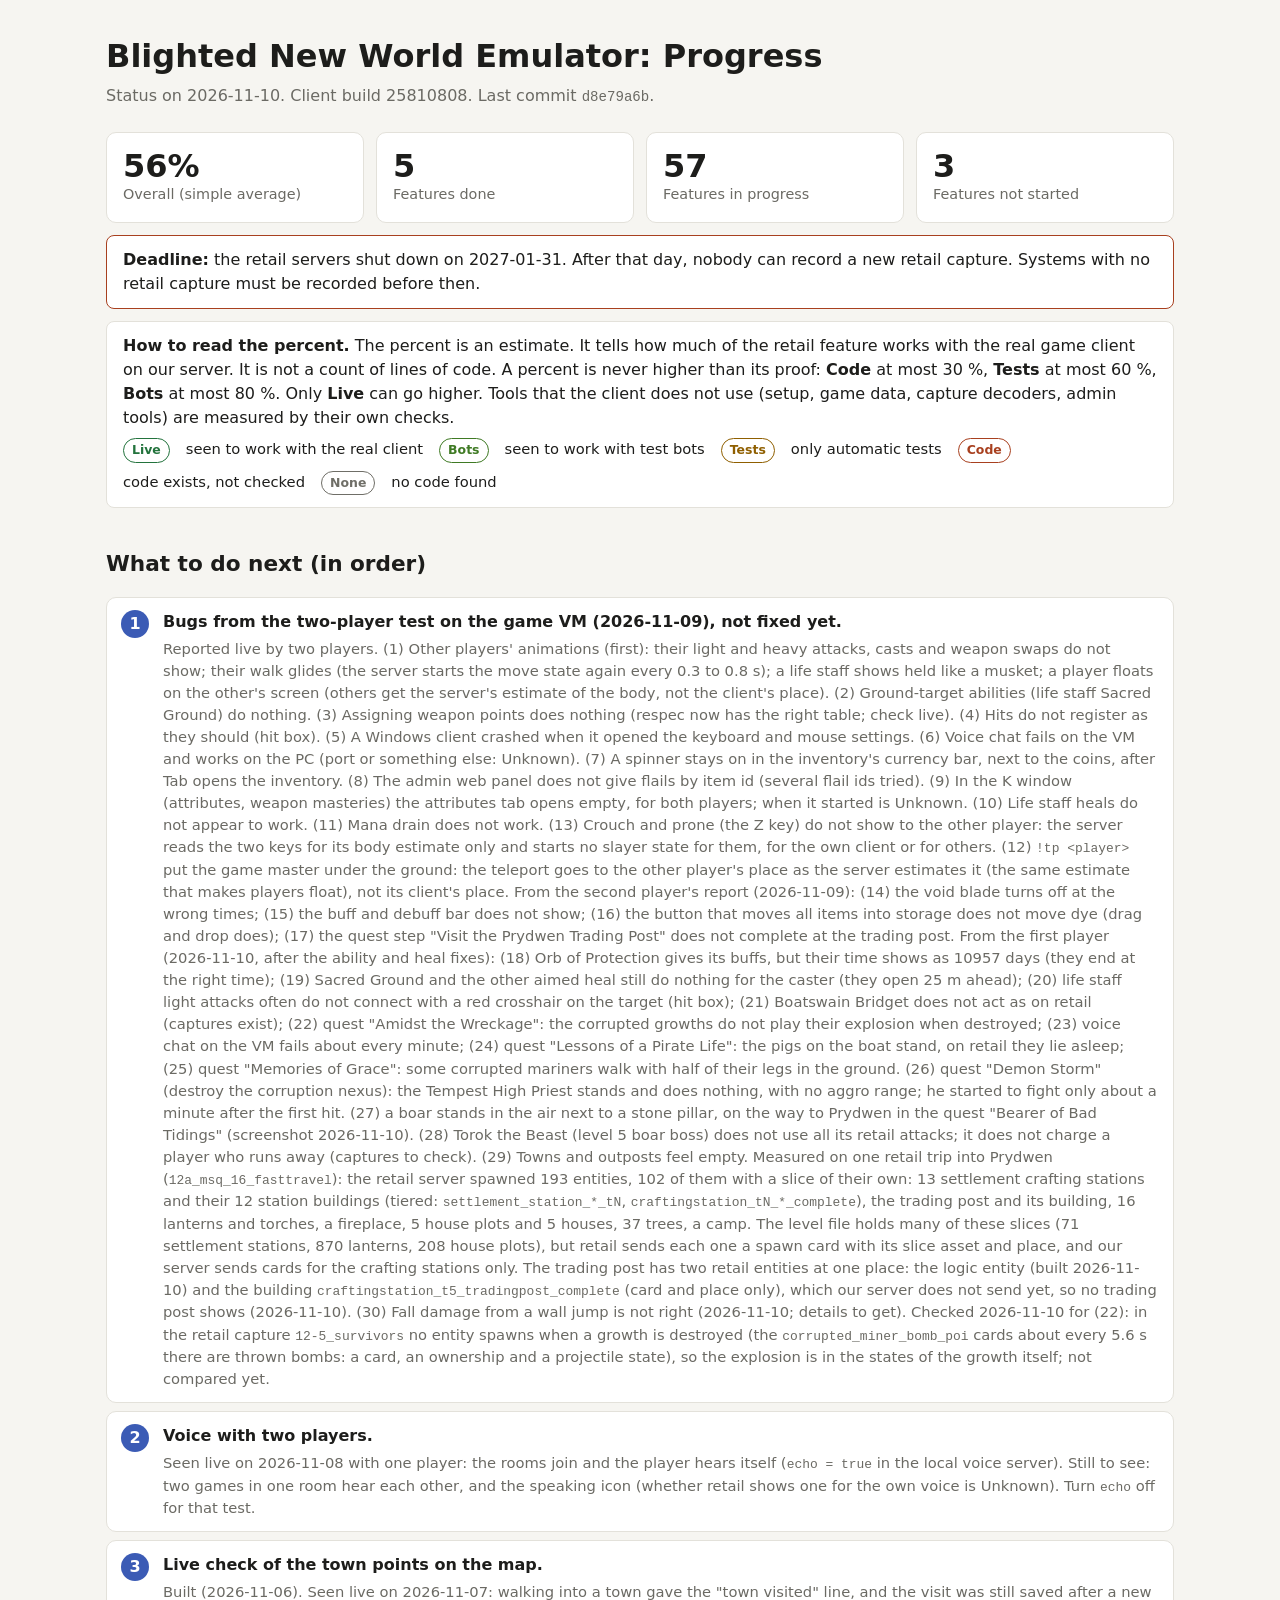
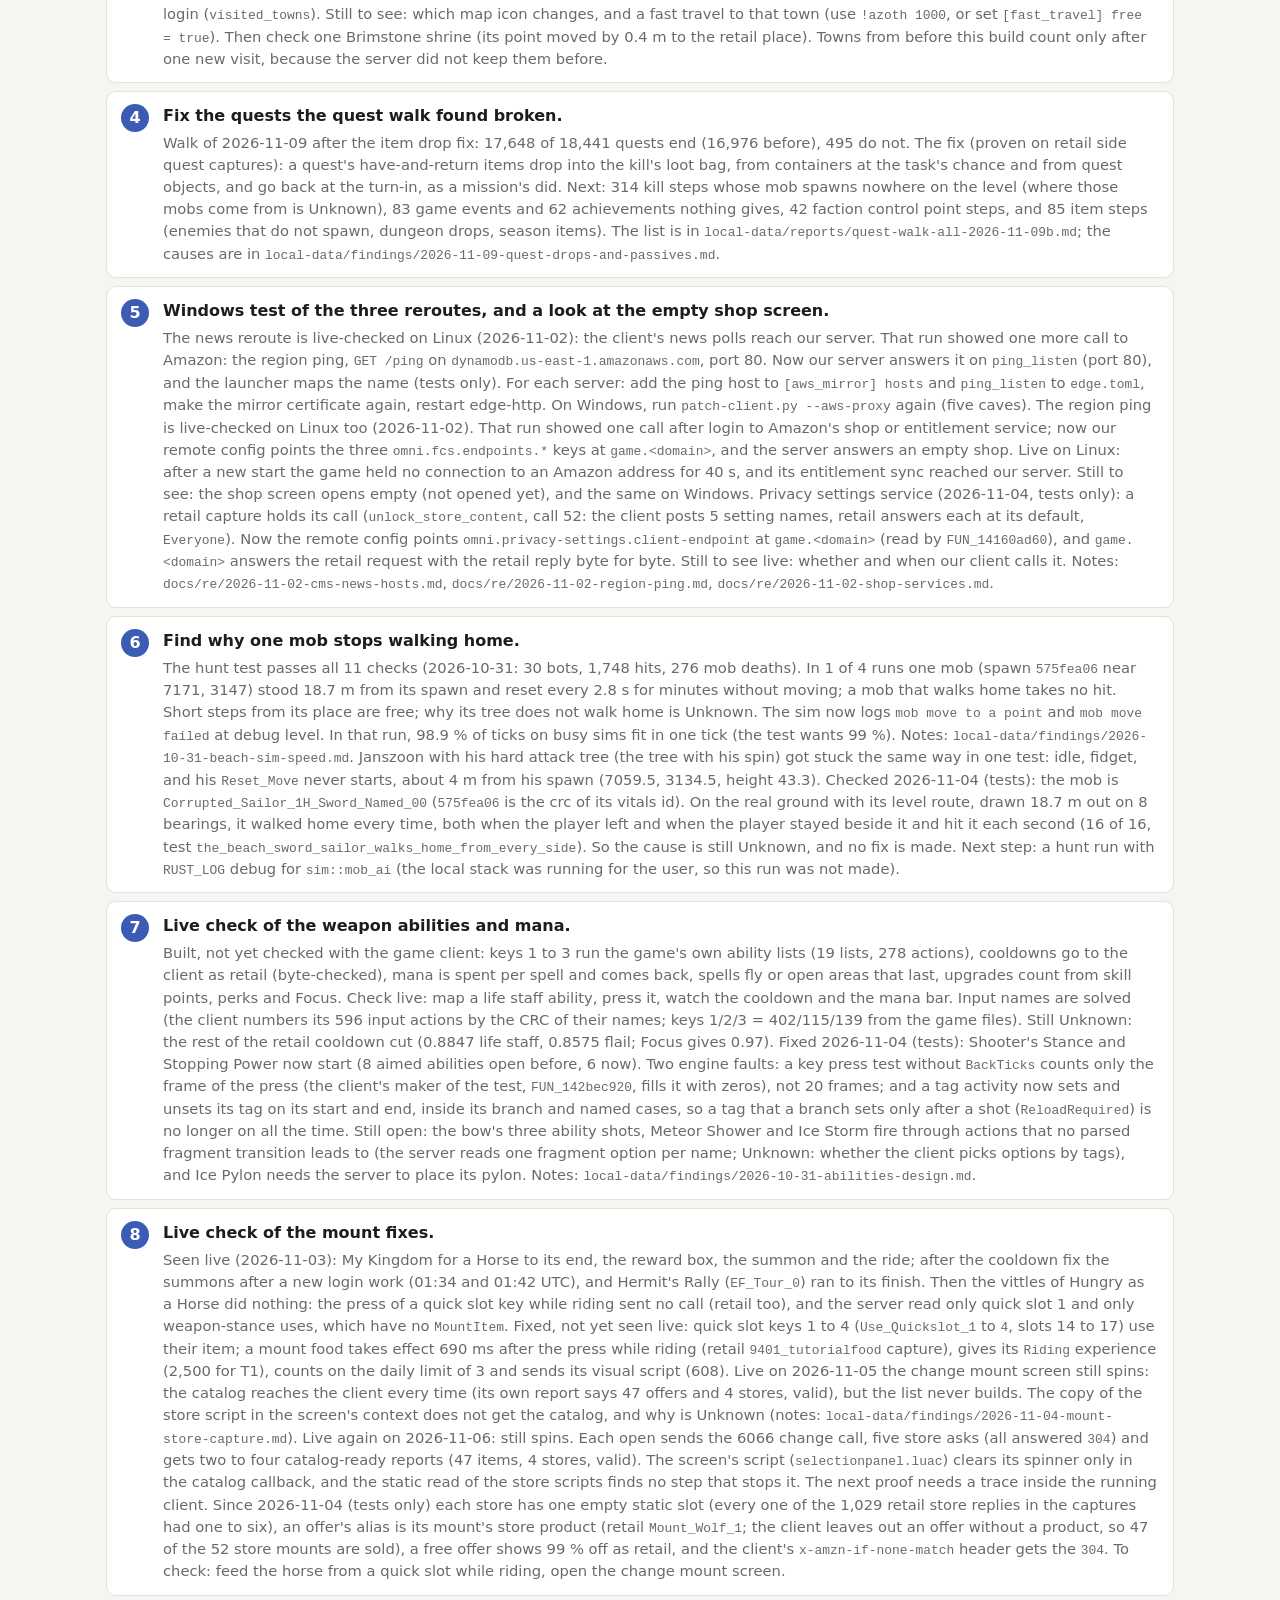
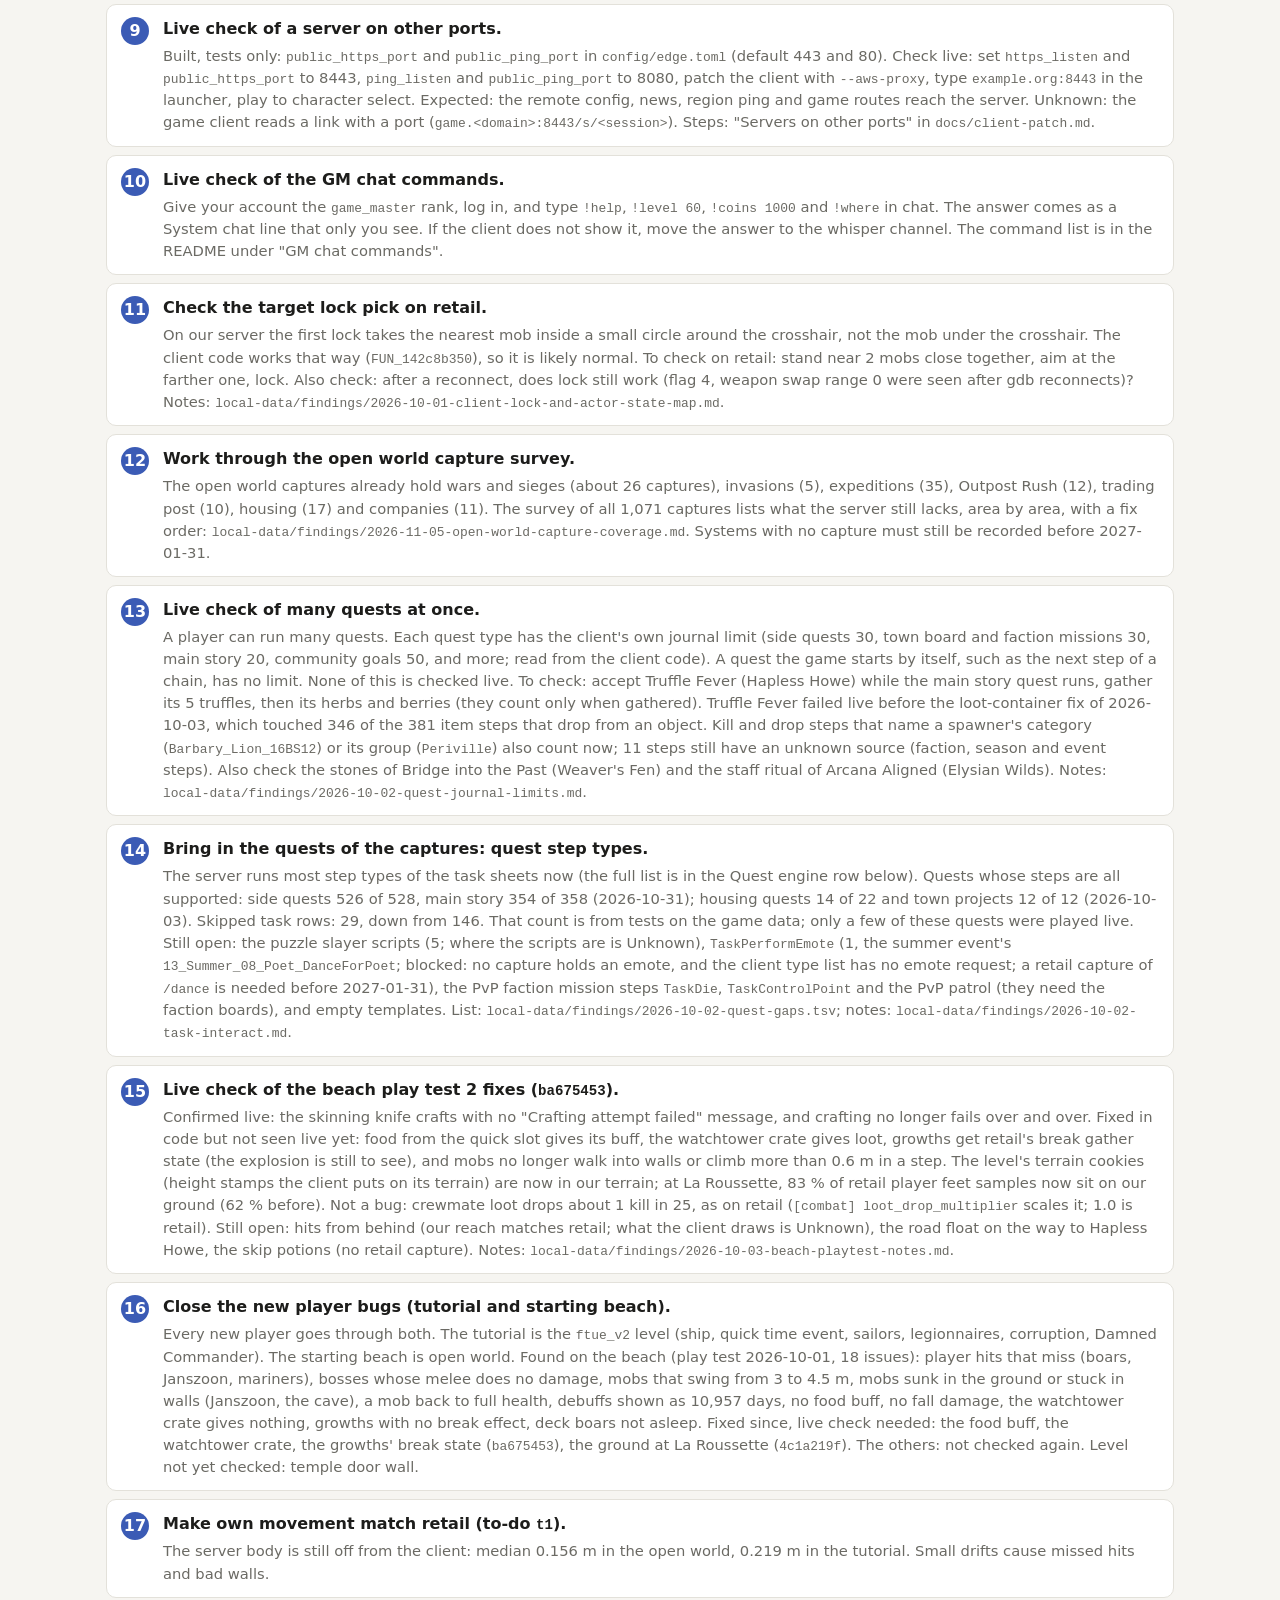
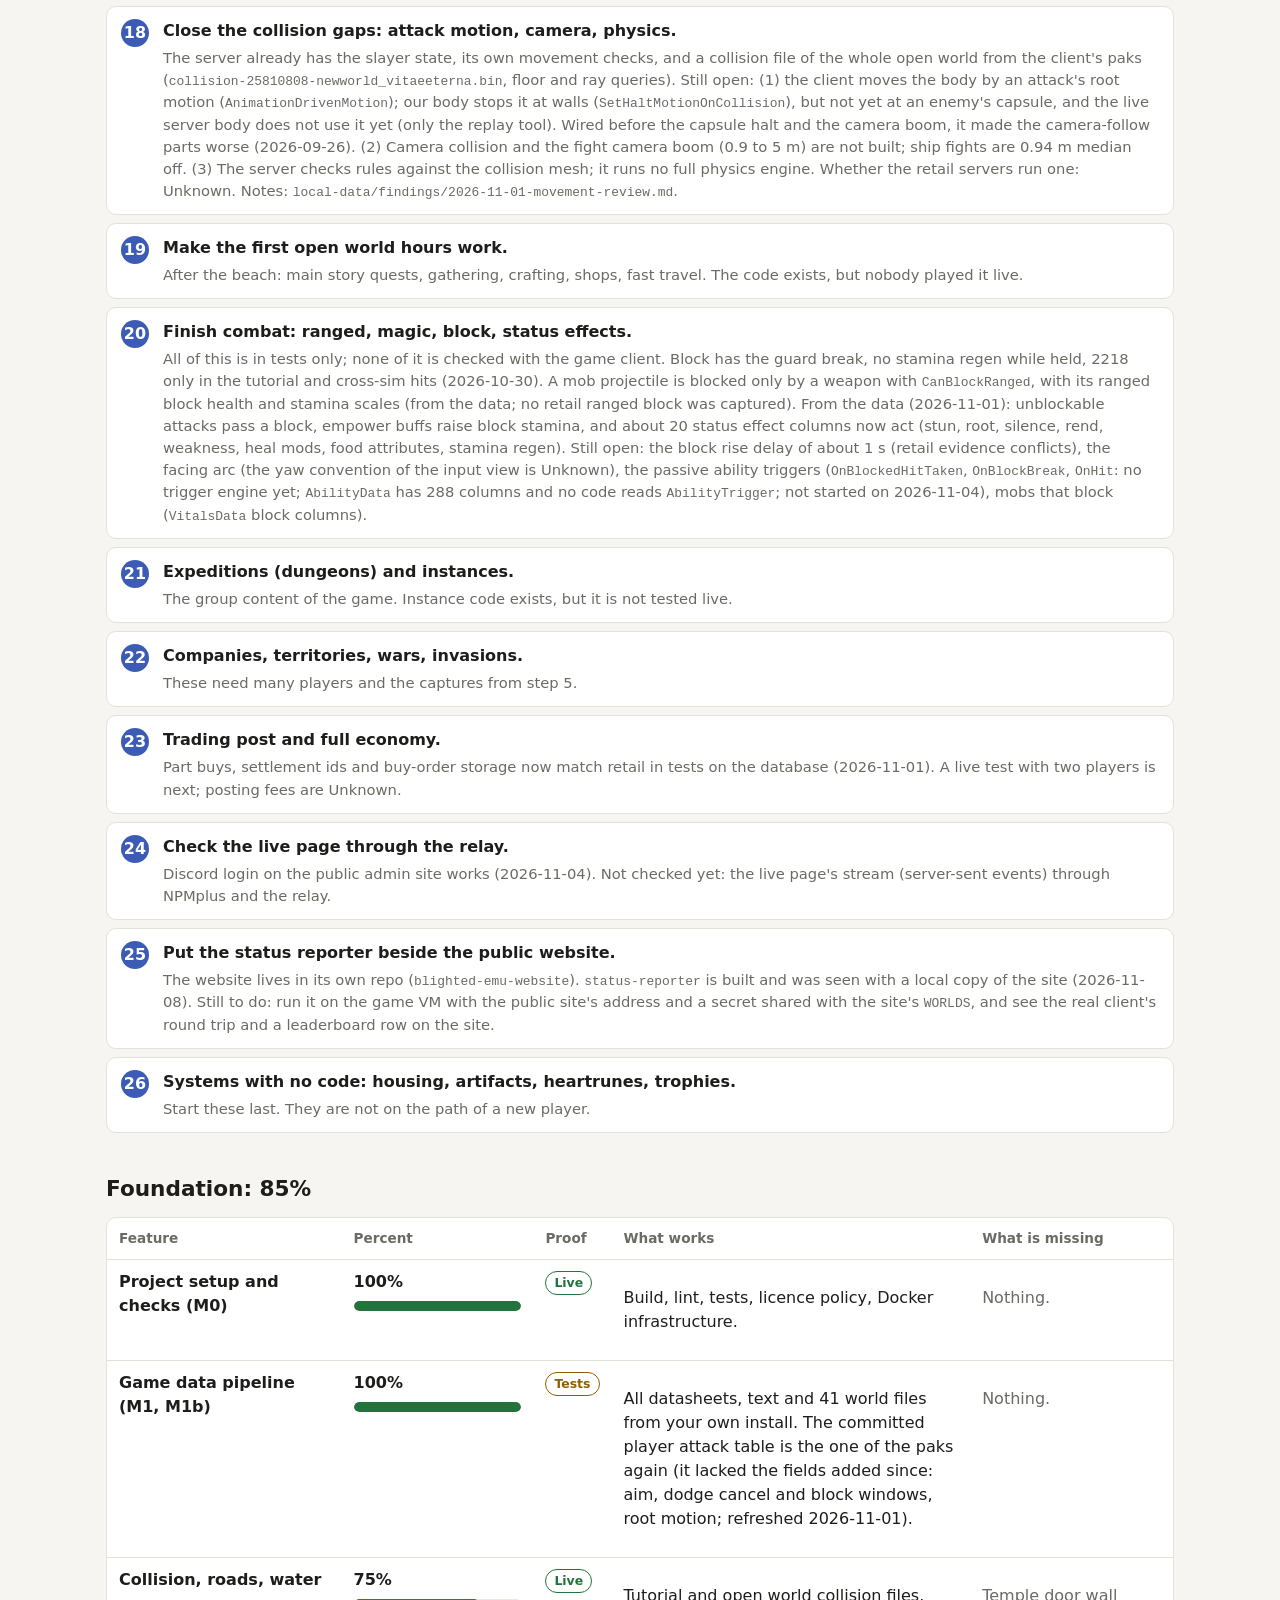
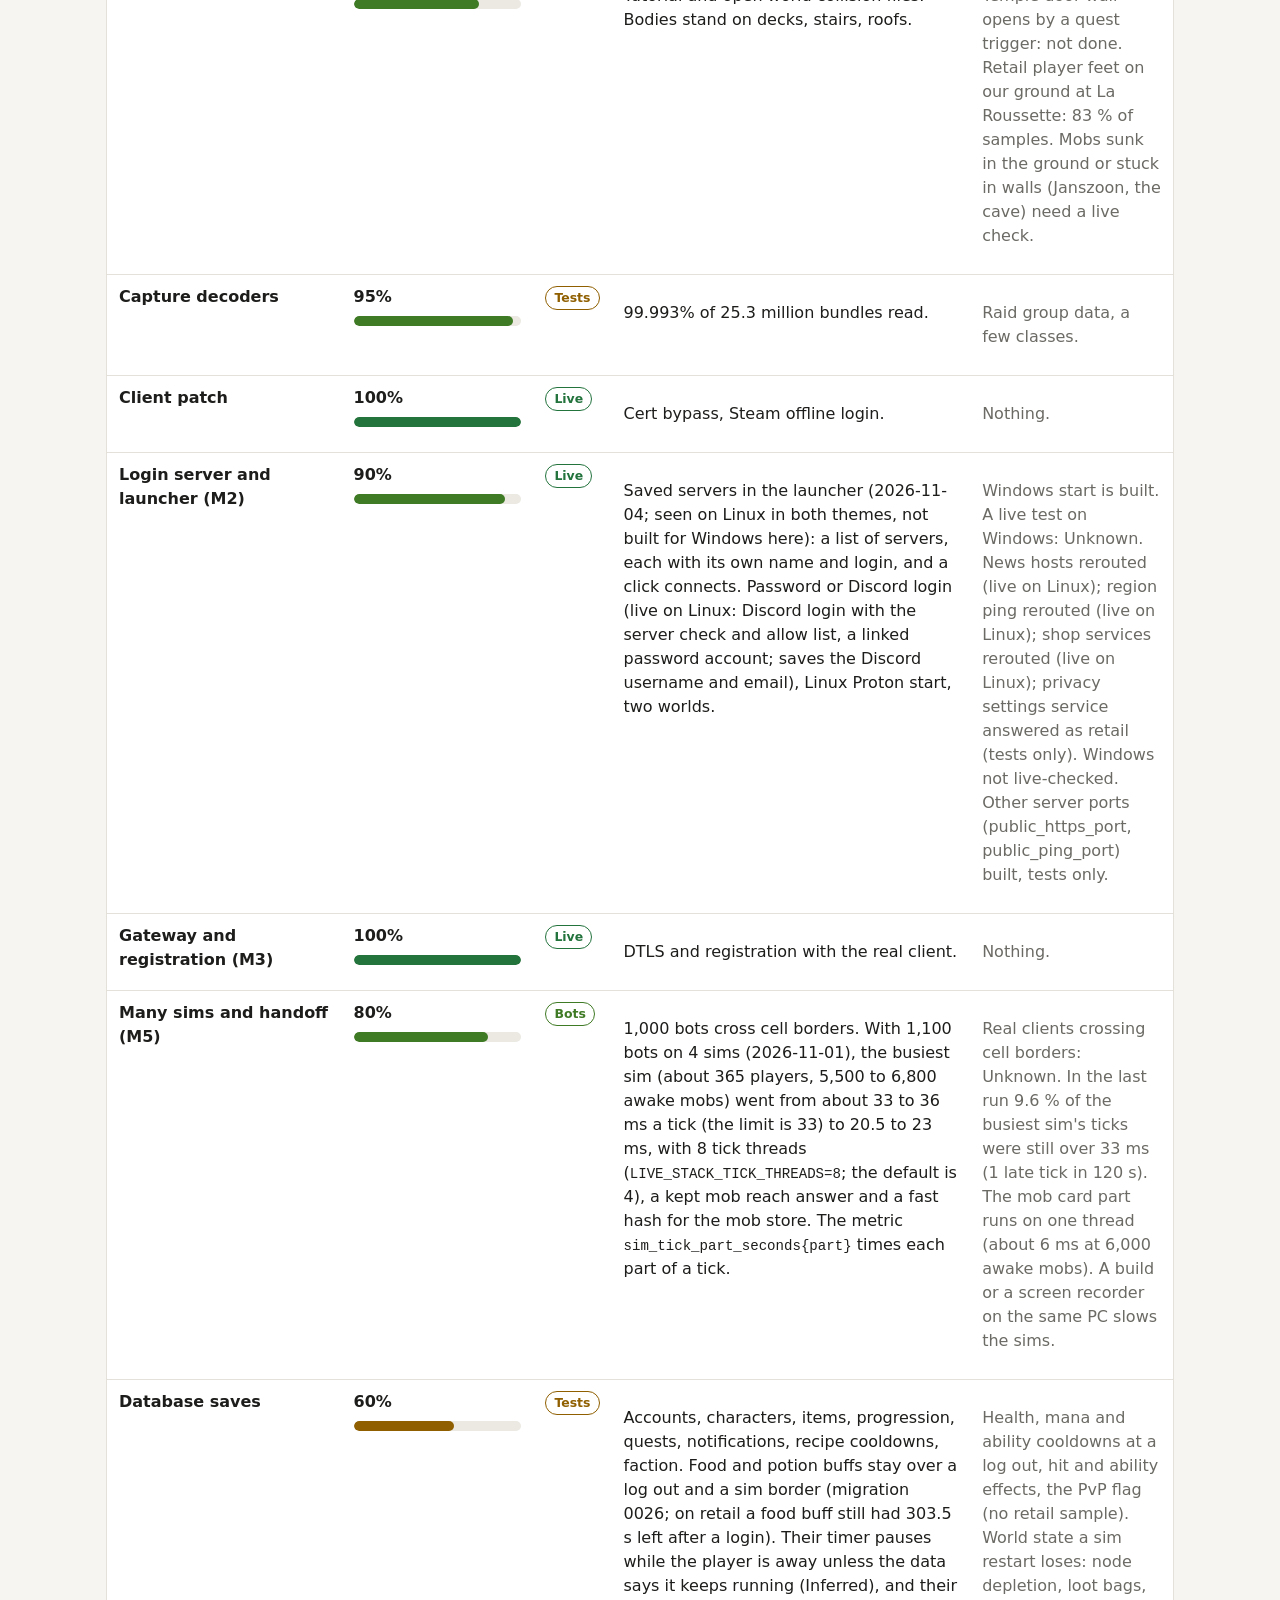
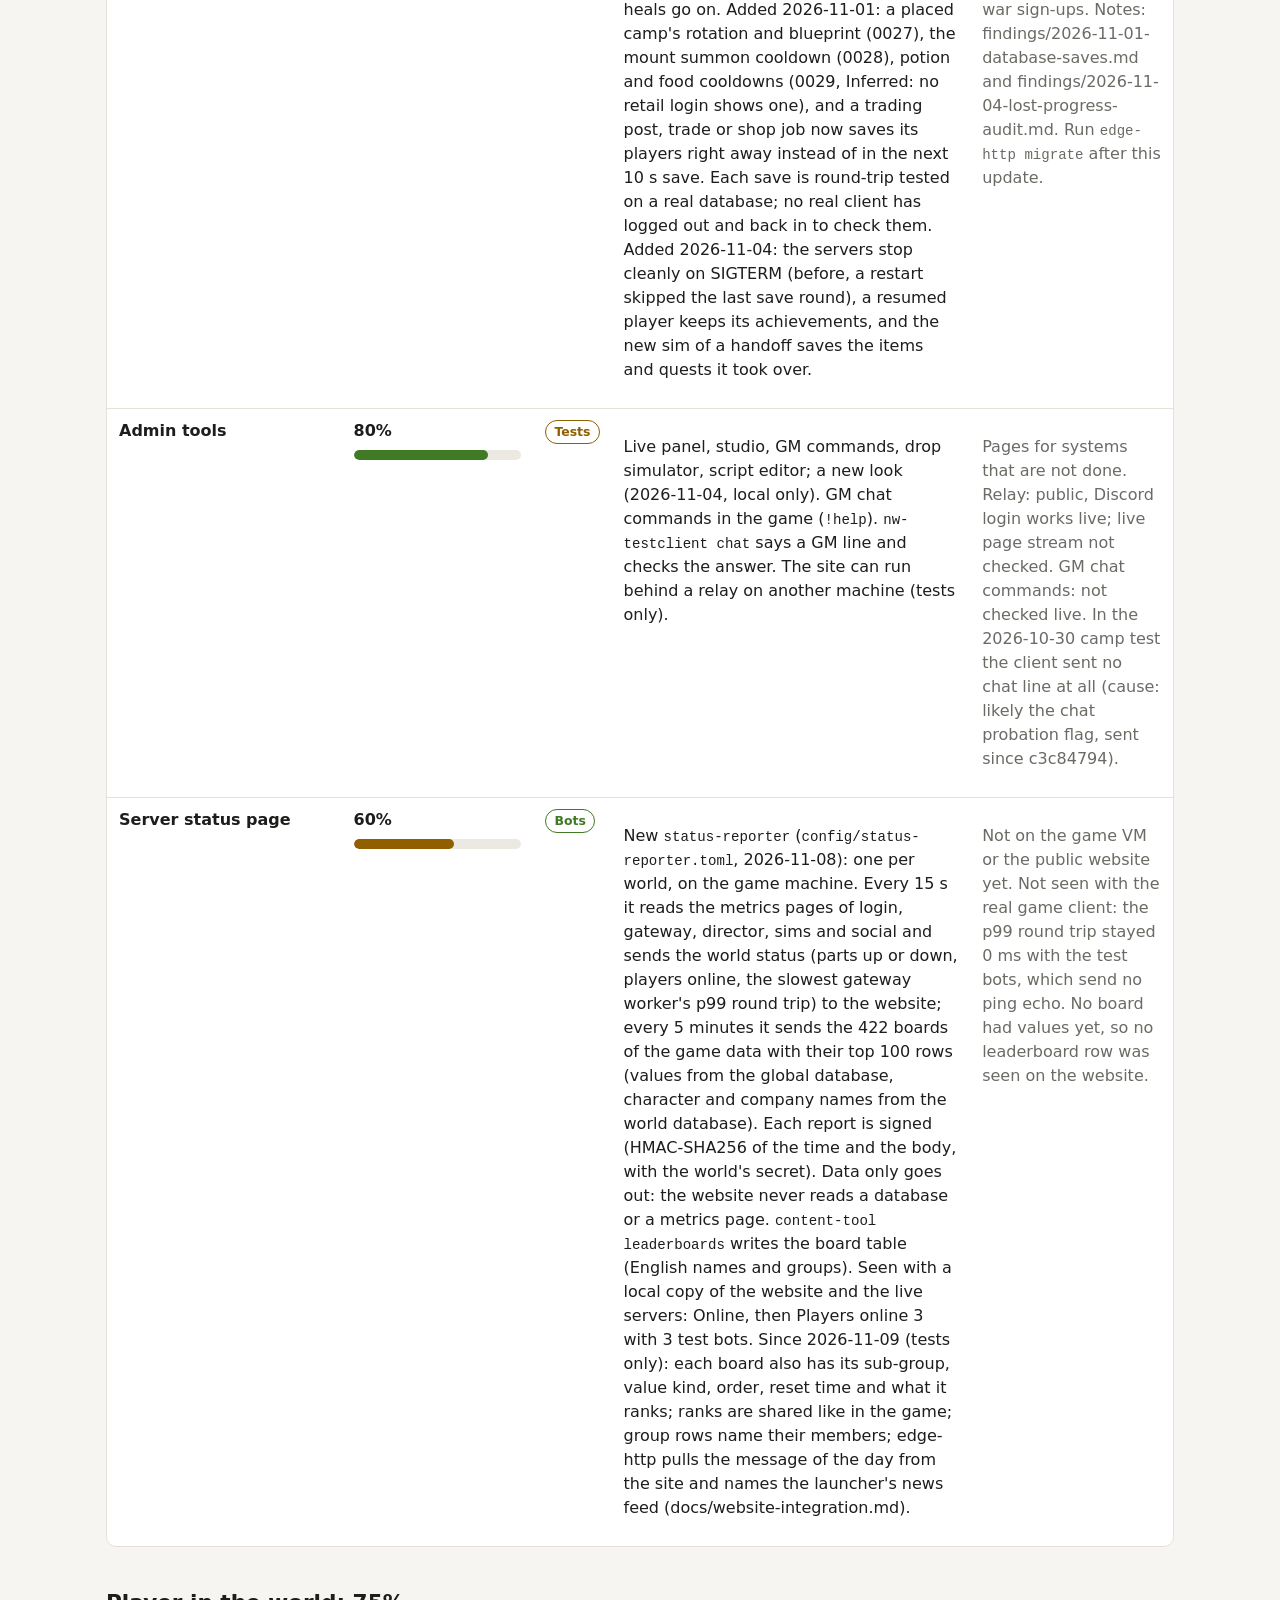
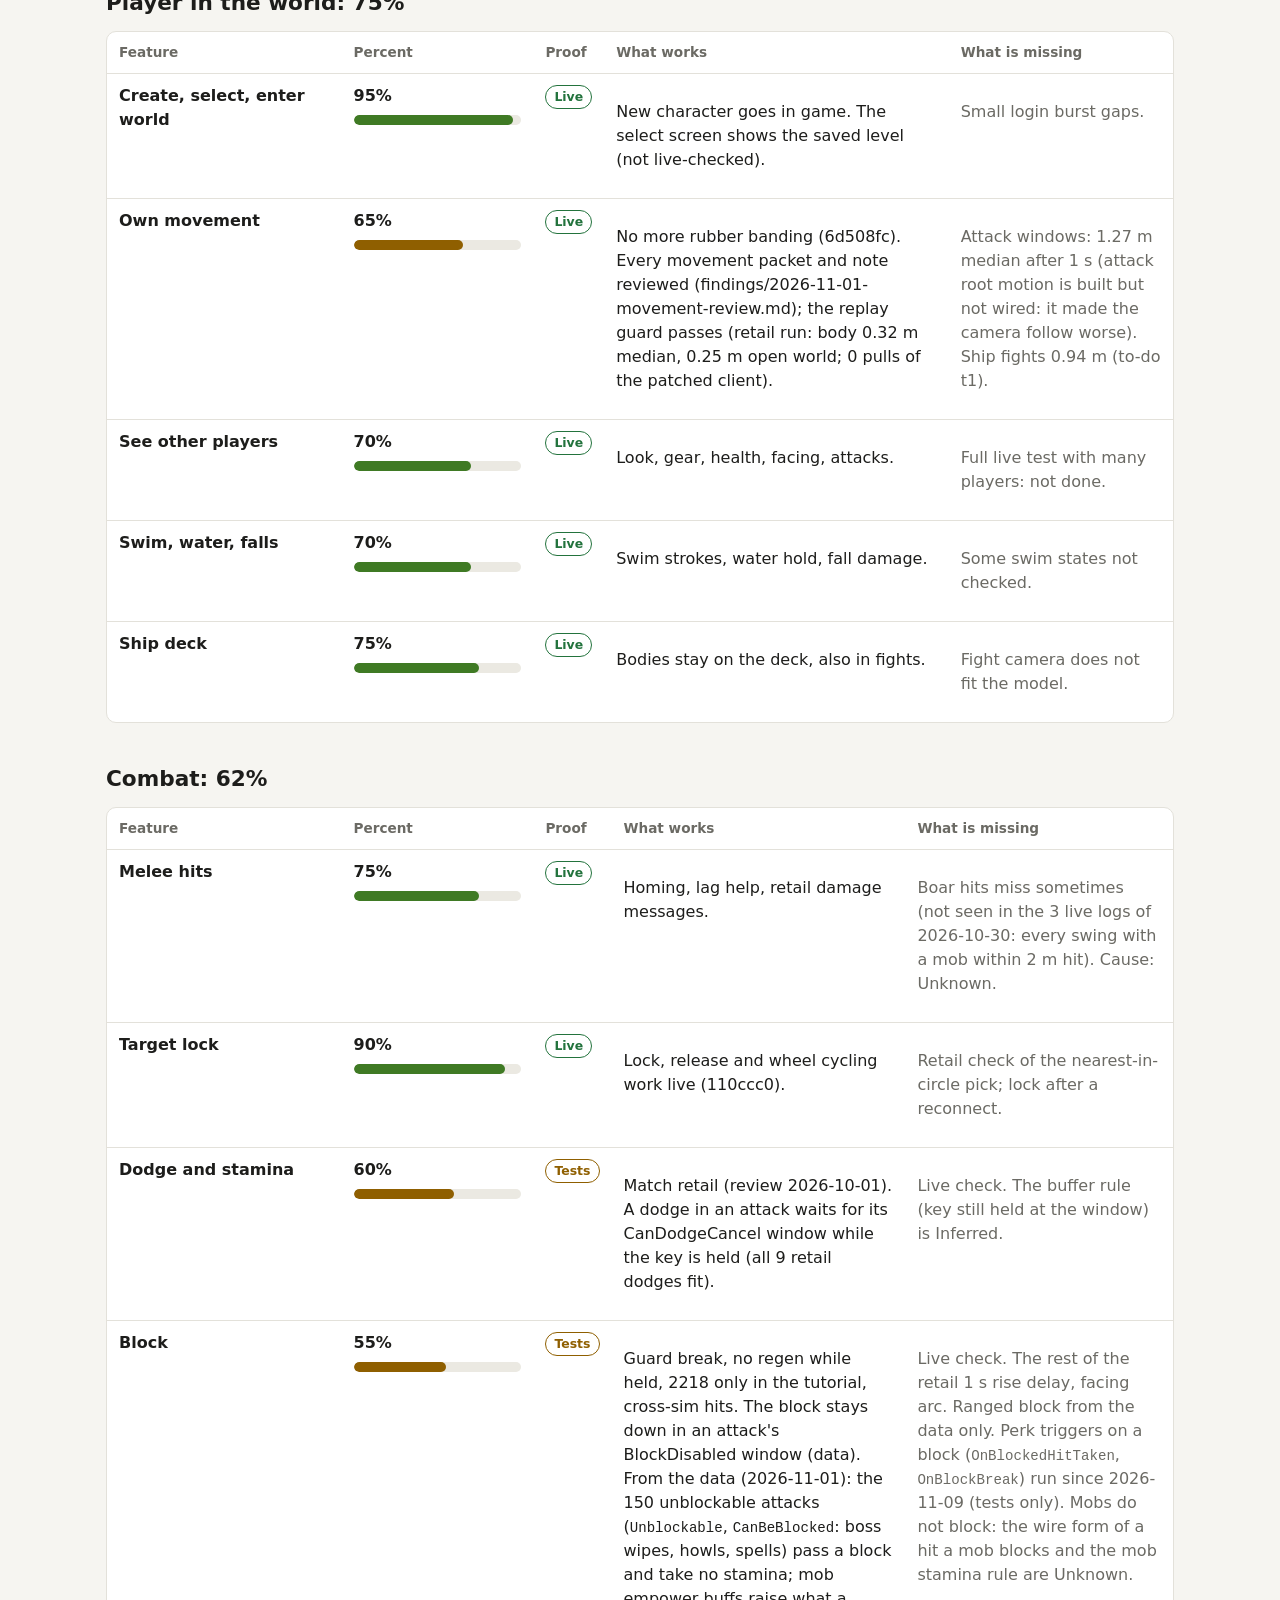
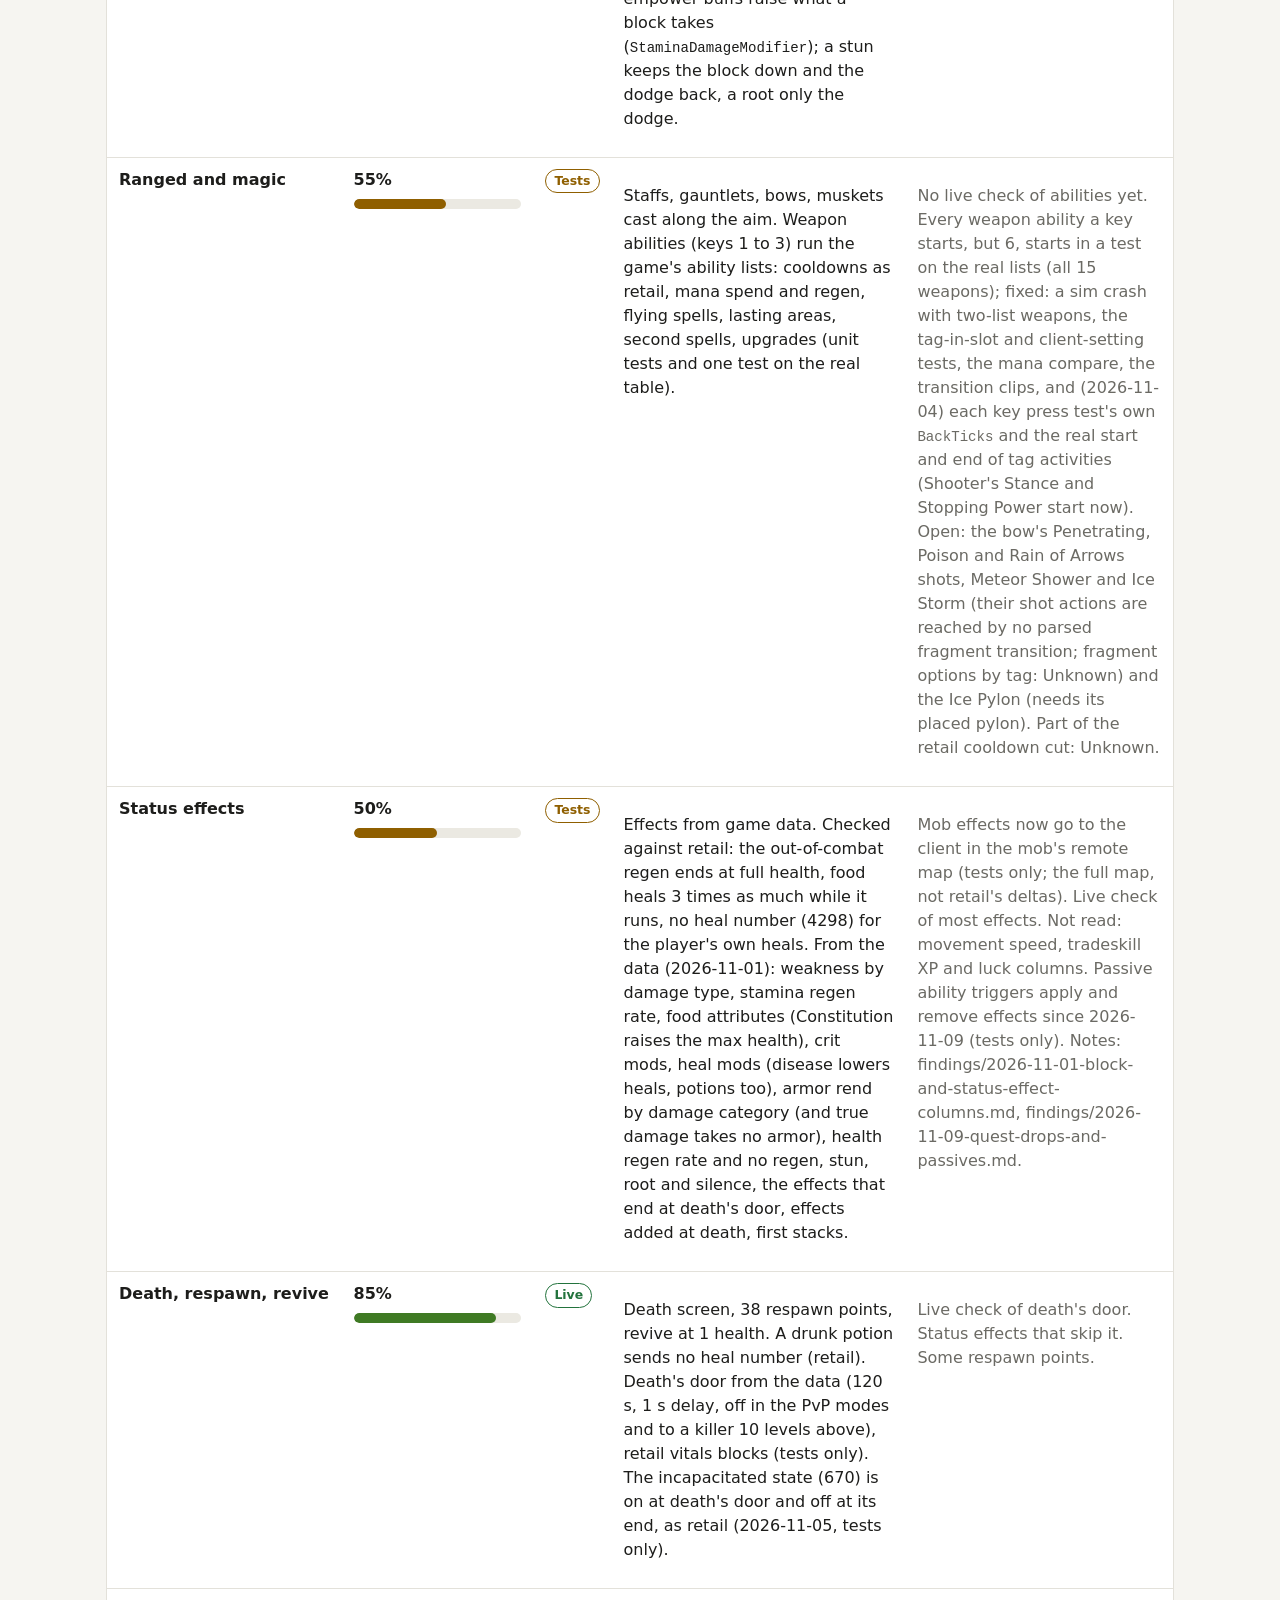
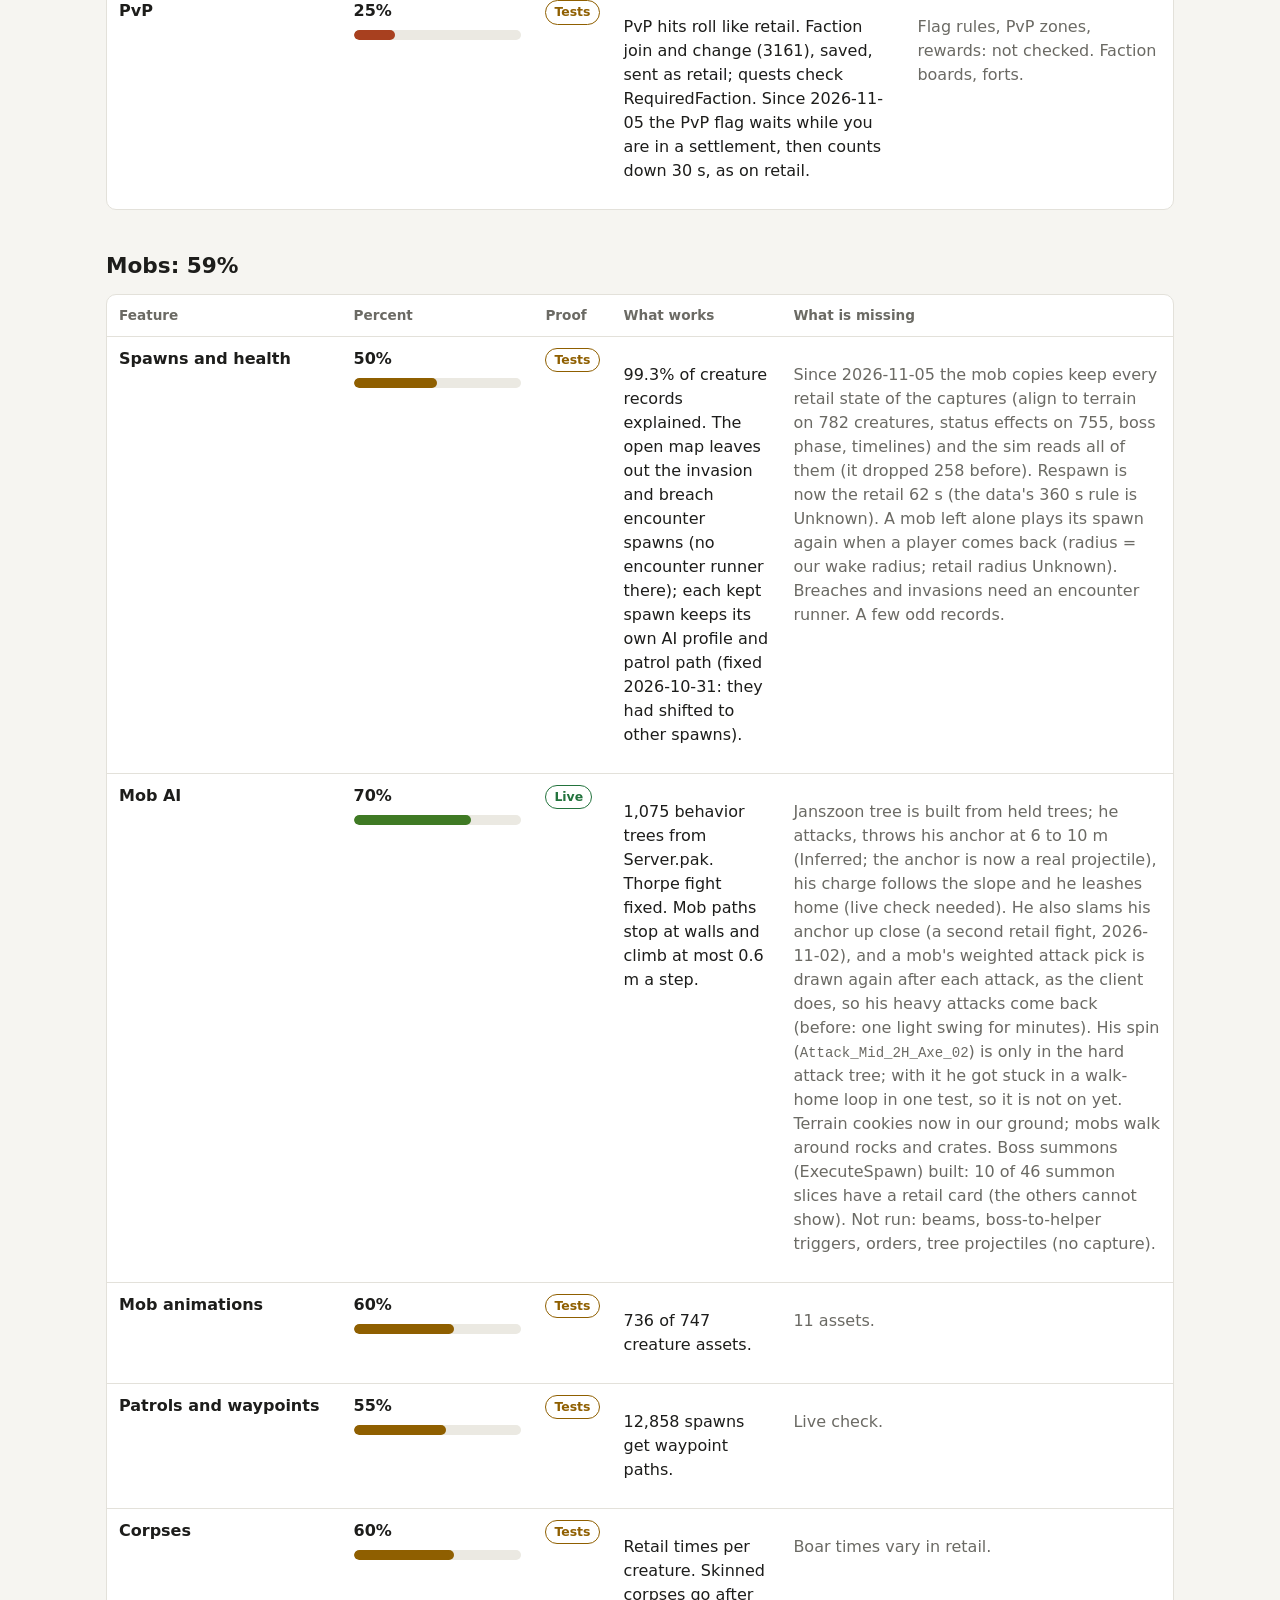
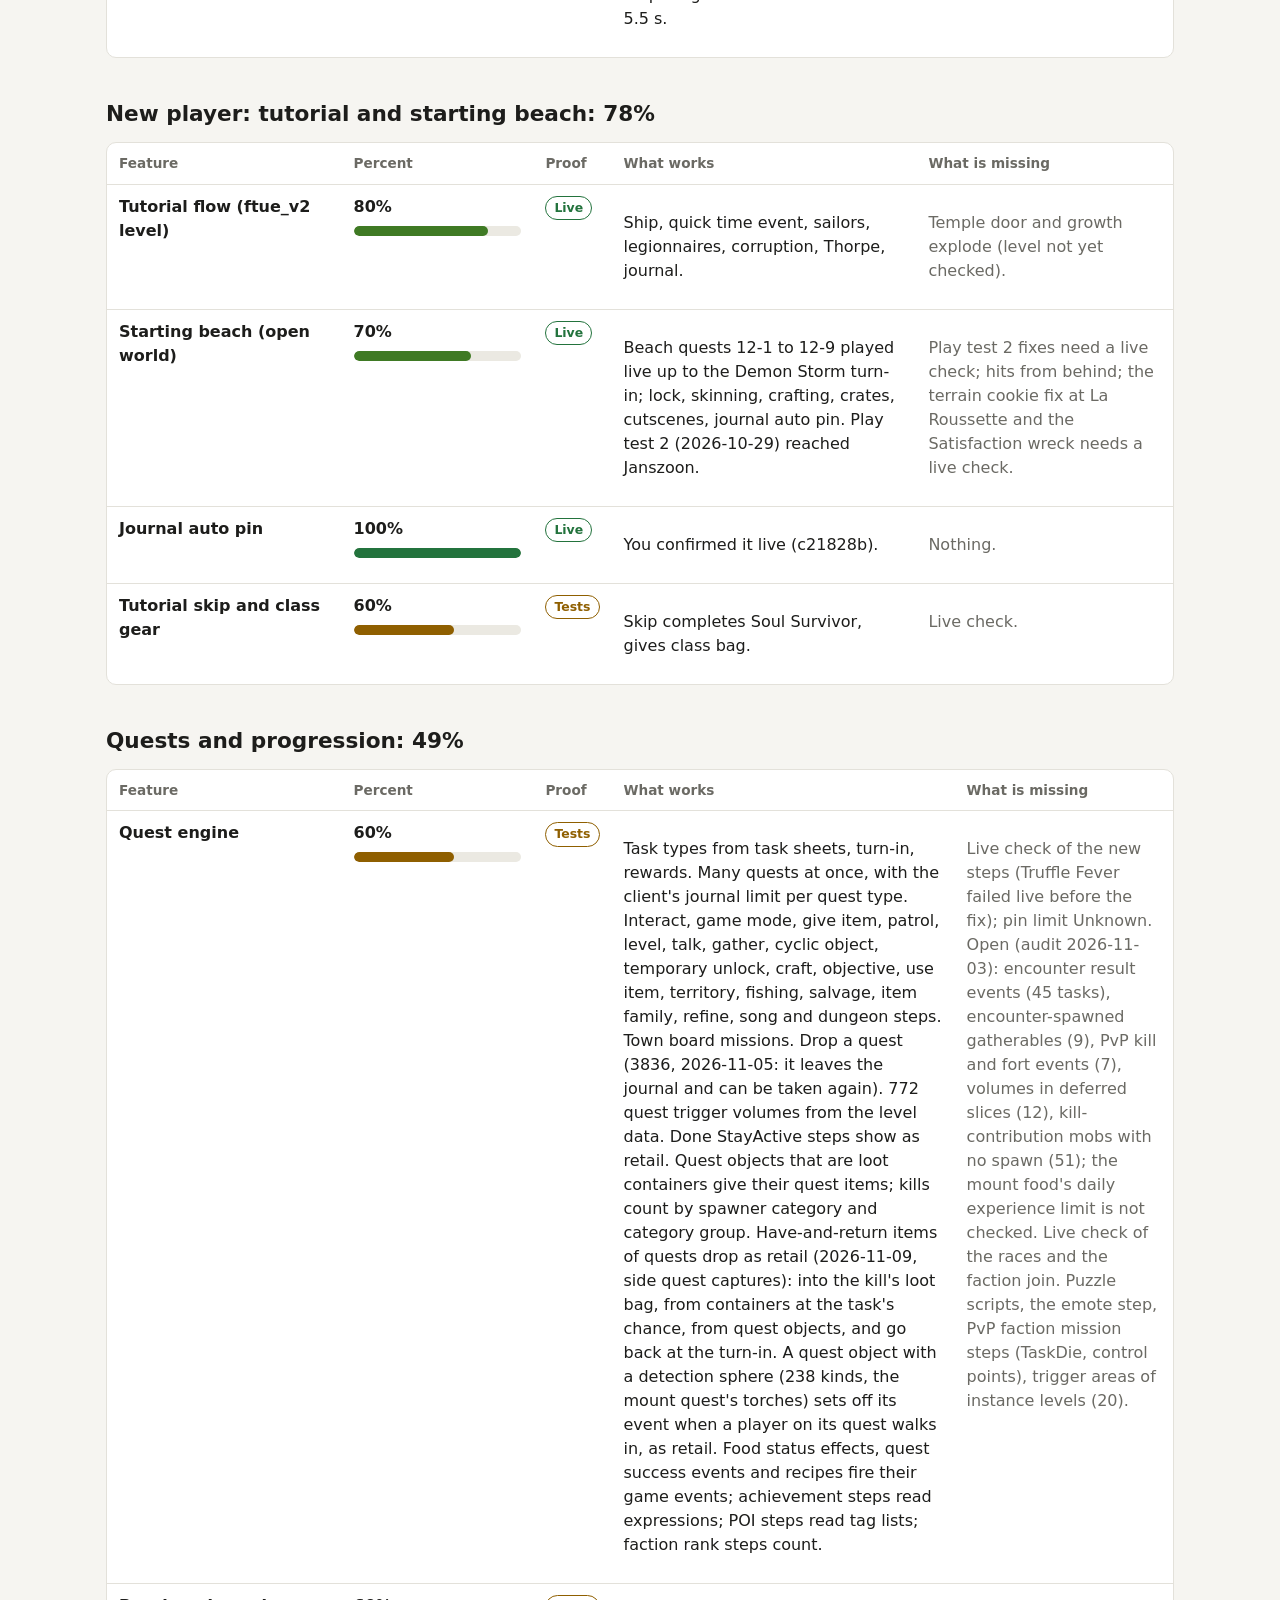
<file: docs/progress.html>
<!doctype html>
<html lang="en">
<head>
<meta charset="utf-8">
<meta name="viewport" content="width=device-width, initial-scale=1">
<title>Emulator Progress</title>
<style>
  :root {
    --bg: #f6f5f1;
    --card: #ffffff;
    --text: #1d1d1b;
    --muted: #6b6a64;
    --line: #e3e1da;
    --track: #ebe9e2;
    --done: #23733d;
    --good: #3f7a24;
    --part: #8f5f00;
    --low: #a8401f;
    --none: #6f6e67;
    --accent: #3b5bb5;
  }
  @media (prefers-color-scheme: dark) {
    :root:not([data-theme="light"]) {
      --bg: #151614;
      --card: #1f201d;
      --text: #ecebe6;
      --muted: #a09f98;
      --line: #33342f;
      --track: #2d2e2a;
      --done: #4fb86d;
      --good: #8cc45f;
      --part: #e0a83a;
      --low: #e47552;
      --none: #8f8e86;
      --accent: #8aa4f0;
    }
  }
  :root[data-theme="dark"] {
    --bg: #151614;
    --card: #1f201d;
    --text: #ecebe6;
    --muted: #a09f98;
    --line: #33342f;
    --track: #2d2e2a;
    --done: #4fb86d;
    --good: #8cc45f;
    --part: #e0a83a;
    --low: #e47552;
    --none: #8f8e86;
    --accent: #8aa4f0;
  }
  * { box-sizing: border-box; }
  body {
    margin: 0;
    background: var(--bg);
    color: var(--text);
    font: 16px/1.5 system-ui, -apple-system, "Segoe UI", Roboto, sans-serif;
  }
  main { max-width: 1100px; margin: 0 auto; padding: 32px 16px 64px; }
  h1 { font-size: 2rem; margin: 0 0 4px; }
  h2 { font-size: 1.35rem; margin: 40px 0 12px; }
  .sub { color: var(--muted); margin: 0 0 24px; }
  .cards { display: grid; grid-template-columns: repeat(auto-fit, minmax(170px, 1fr)); gap: 12px; }
  .card { background: var(--card); border: 1px solid var(--line); border-radius: 10px; padding: 16px; }
  .card .big { font-size: 2rem; font-weight: 700; line-height: 1.1; }
  .card .label { color: var(--muted); font-size: 0.9rem; }
  .note { background: var(--card); border: 1px solid var(--line); border-radius: 8px; padding: 12px 16px; margin: 12px 0; }
  .note.warn { border-color: var(--low); }
  ol.next { padding-left: 0; list-style: none; counter-reset: step; }
  ol.next li { counter-increment: step; background: var(--card); border: 1px solid var(--line); border-radius: 10px; padding: 12px 16px 12px 56px; margin: 8px 0; position: relative; }
  ol.next li::before { content: counter(step); position: absolute; left: 14px; top: 12px; width: 28px; height: 28px; border-radius: 50%; background: var(--accent); color: var(--card); font-weight: 700; display: grid; place-items: center; }
  ol.next .why { color: var(--muted); font-size: 0.92rem; }
  .table-wrap { overflow-x: auto; background: var(--card); border: 1px solid var(--line); border-radius: 10px; }
  table { width: 100%; border-collapse: collapse; min-width: 720px; }
  th, td { text-align: left; vertical-align: top; padding: 10px 12px; border-bottom: 1px solid var(--line); }
  th { font-size: 0.85rem; color: var(--muted); font-weight: 600; }
  tr:last-child td { border-bottom: 0; }
  td.name { font-weight: 600; width: 22%; }
  td.bar { width: 18%; }
  .meter { height: 10px; background: var(--track); border-radius: 5px; overflow: hidden; margin-top: 7px; }
  .meter span { display: block; height: 100%; border-radius: 5px; }
  .pct { font-weight: 700; font-variant-numeric: tabular-nums; }
  .badge { display: inline-block; font-size: 0.78rem; font-weight: 600; padding: 2px 8px; border-radius: 999px; border: 1px solid currentColor; white-space: nowrap; }
  .p-live { color: var(--done); }
  .p-bots { color: var(--good); }
  .p-tests { color: var(--part); }
  .p-code { color: var(--low); }
  .p-none { color: var(--none); }
  .works { color: var(--text); }
  .missing { color: var(--muted); }
  .legend { display: flex; flex-wrap: wrap; gap: 8px 16px; margin: 8px 0 0; font-size: 0.92rem; }
  ul.done { background: var(--card); border: 1px solid var(--line); border-radius: 10px; padding: 12px 16px 12px 40px; margin: 0; }
  ul.done li { margin: 4px 0; }
  ol.next p, ul.done p { margin: 0; }
  ol.next p + p { margin-top: 4px; }
  code { font-family: ui-monospace, "Cascadia Code", Menlo, monospace; font-size: 0.88em; }
  footer { color: var(--muted); font-size: 0.9rem; margin-top: 40px; }
</style>
</head>
<body>
<main>
  <h1>Blighted New World Emulator: Progress</h1>
  <p class="sub" id="sub"></p>

  <div class="cards" id="summary"></div>

  <div class="note warn">
    <strong>Deadline:</strong> the retail servers shut down on 2027-01-31.
    After that day, nobody can record a new retail capture. Systems with no retail capture must be recorded before then.
  </div>

  <div class="note">
    <strong>How to read the percent.</strong> The percent is an estimate. It tells how much of the retail feature works with the real game client on our server.
    It is not a count of lines of code.
    A percent is never higher than its proof: <strong>Code</strong> at most 30 %, <strong>Tests</strong> at most 60 %, <strong>Bots</strong> at most 80 %. Only <strong>Live</strong> can go higher.
    Tools that the client does not use (setup, game data, capture decoders, admin tools) are measured by their own checks.
    <div class="legend">
      <span class="badge p-live">Live</span> seen to work with the real client
      <span class="badge p-bots">Bots</span> seen to work with test bots
      <span class="badge p-tests">Tests</span> only automatic tests
      <span class="badge p-code">Code</span> code exists, not checked
      <span class="badge p-none">None</span> no code found
    </div>
  </div>

  <h2>What to do next (in order)</h2>
  <ol class="next" id="next"></ol>

  <div id="areas"></div>

  <h2>Done list</h2>
  <ul class="done" id="done"></ul>

  <footer>
    To change this page, edit <code>docs/progress.json</code>. This page only draws that file. Opened from the disk, the page asks for the file once (a browser does not let a page read the file next to it); through a web server it reads it by itself.
  </footer>
</main>

<script>
// The data is in progress.json next to this page; this script only draws it.
const DATA_FILE = "progress.json";

const PROOF = {
  live: { label: "Live", css: "p-live" },
  bots: { label: "Bots", css: "p-bots" },
  tests: { label: "Tests", css: "p-tests" },
  code: { label: "Code", css: "p-code" },
  none: { label: "None", css: "p-none" },
};

const DONE_PERCENT = 100;
const GOOD_PERCENT = 70;
const PART_PERCENT = 40;
const NOT_STARTED_PERCENT = 0;

/** Link schemes a text may open. */
const LINK_SCHEMES = ["http:", "https:", "mailto:"];
const BULLET_ITEM = /^[-*] /;
const NUMBERED_ITEM = /^\d+\. /;

function barColor(percent) {
  if (percent >= DONE_PERCENT) return "var(--done)";
  if (percent >= GOOD_PERCENT) return "var(--good)";
  if (percent >= PART_PERCENT) return "var(--part)";
  if (percent > NOT_STARTED_PERCENT) return "var(--low)";
  return "var(--none)";
}

function element(tag, className, text) {
  const node = document.createElement(tag);
  if (className) node.className = className;
  if (text !== undefined) node.textContent = text;
  return node;
}

/** The URL of a Markdown link when its scheme may be opened, else null. */
function safeUrl(text) {
  try {
    const url = new URL(text);
    return LINK_SCHEMES.includes(url.protocol) ? url.href : null;
  } catch {
    return null;
  }
}

/**
 * The inline Markdown subset of progress.json as DOM nodes: `code`, **bold**, *italic*,
 * [text](url) and backslash escapes. Everything else is text; nothing is read as HTML.
 */
function inline(text) {
  const nodes = [];
  let plain = "";
  const flush = () => {
    if (plain) nodes.push(document.createTextNode(plain));
    plain = "";
  };
  let index = 0;
  while (index < text.length) {
    const rest = text.slice(index);
    const code = rest.match(/^`([^`]+)`/);
    const bold = rest.match(/^\*\*(.+?)\*\*/);
    const italic = rest.match(/^\*([^*]+)\*/);
    const link = rest.match(/^\[([^\]]+)\]\(([^)\s]+)\)/);
    if (rest[0] === "\\" && rest.length > 1) {
      plain += rest[1];
      index += 2;
    } else if (code) {
      flush();
      nodes.push(element("code", "", code[1]));
      index += code[0].length;
    } else if (bold) {
      flush();
      const strong = element("strong");
      strong.append(...inline(bold[1]));
      nodes.push(strong);
      index += bold[0].length;
    } else if (italic) {
      flush();
      const em = element("em");
      em.append(...inline(italic[1]));
      nodes.push(em);
      index += italic[0].length;
    } else if (link && safeUrl(link[2])) {
      flush();
      const anchor = element("a");
      anchor.href = safeUrl(link[2]);
      anchor.append(...inline(link[1]));
      nodes.push(anchor);
      index += link[0].length;
    } else {
      plain += rest[0];
      index += 1;
    }
  }
  flush();
  return nodes;
}

/** The block Markdown subset as DOM nodes: paragraphs split by a blank line, and lists. */
function markdown(text) {
  return text.split(/\n\s*\n/).map((block) => {
    const lines = block.split("\n");
    const bullets = lines.every((line) => BULLET_ITEM.test(line));
    const numbers = lines.every((line) => NUMBERED_ITEM.test(line));
    if (bullets || numbers) {
      const list = element(bullets ? "ul" : "ol");
      const marker = bullets ? BULLET_ITEM : NUMBERED_ITEM;
      lines.forEach((line) => {
        const item = element("li");
        item.append(...inline(line.replace(marker, "")));
        list.append(item);
      });
      return list;
    }
    const paragraph = element("p");
    paragraph.append(...inline(lines.join(" ")));
    return paragraph;
  });
}

function meter(percent) {
  const track = element("div", "meter");
  const fill = element("span");
  fill.style.width = `${percent}%`;
  fill.style.background = barColor(percent);
  track.append(fill);
  return track;
}

function average(values) {
  return Math.round(values.reduce((sum, value) => sum + value, 0) / values.length);
}

function textCell(className, text) {
  const cell = element("td", className);
  cell.append(...markdown(text));
  return cell;
}

function featureRow(feature) {
  const row = element("tr");
  row.append(element("td", "name", feature.name));
  const bar = element("td", "bar");
  bar.append(element("span", "pct", `${feature.percent}%`), meter(feature.percent));
  row.append(bar);
  const proof = PROOF[feature.proof];
  const proofCell = element("td");
  proofCell.append(element("span", `badge ${proof.css}`, proof.label));
  row.append(proofCell);
  row.append(textCell("works", feature.works), textCell("missing", feature.missing));
  return row;
}

function areaSection(area) {
  const section = element("section");
  const percent = average(area.features.map((feature) => feature.percent));
  section.append(element("h2", "", `${area.name}: ${percent}%`));
  const wrap = element("div", "table-wrap");
  const table = element("table");
  const head = element("tr");
  ["Feature", "Percent", "Proof", "What works", "What is missing"].forEach((title) => head.append(element("th", "", title)));
  table.append(head);
  area.features.forEach((feature) => table.append(featureRow(feature)));
  wrap.append(table);
  section.append(wrap);
  return section;
}

function summaryCard(big, label) {
  const card = element("div", "card");
  card.append(element("div", "big", big), element("div", "label", label));
  return card;
}

/** A next step: its first paragraph is the step, the others say why. */
function nextStep(text) {
  const item = element("li");
  markdown(text).forEach((block, index) => {
    if (index > 0) block.classList.add("why");
    item.append(block);
  });
  return item;
}

function doneItem(text) {
  const item = element("li");
  item.append(...markdown(text));
  return item;
}

function render(data) {
  const sub = document.getElementById("sub");
  sub.append(`Status on ${data.updated}. Client build ${data.clientBuild}.`);
  if (data.lastCommit) sub.append(" Last commit ", element("code", "", data.lastCommit), ".");
  const all = data.areas.flatMap((area) => area.features);
  const percents = all.map((feature) => feature.percent);
  const done = percents.filter((value) => value >= DONE_PERCENT).length;
  const notStarted = percents.filter((value) => value === NOT_STARTED_PERCENT).length;
  const partial = all.length - done - notStarted;
  document.getElementById("summary").append(
    summaryCard(`${average(percents)}%`, "Overall (simple average)"),
    summaryCard(String(done), "Features done"),
    summaryCard(String(partial), "Features in progress"),
    summaryCard(String(notStarted), "Features not started"),
  );
  data.nextSteps.forEach((text) => document.getElementById("next").append(nextStep(text)));
  const areas = document.getElementById("areas");
  data.areas.forEach((area) => areas.append(areaSection(area)));
  data.done.forEach((text) => document.getElementById("done").append(doneItem(text)));
}

/**
 * Opened from the disk (`file://`), a browser does not let the page read the file next to it.
 * Then the page asks for the file once: a button, or the file dropped on the page.
 */
function askForDataFile(reason) {
  const note = element("div", "note warn");
  const button = element("button", "", `Open ${DATA_FILE}`);
  const picker = element("input");
  picker.type = "file";
  picker.accept = ".json,application/json";
  picker.hidden = true;
  const status = element("span", "", ` The browser did not let this page read ${DATA_FILE} (${reason}). Choose docs/${DATA_FILE}, or drop it on the page.`);
  note.append(button, picker, status);
  document.getElementById("summary").before(note);
  const load = (file) => {
    if (!file) return;
    file.text()
      .then((text) => {
        const data = JSON.parse(text);
        note.remove();
        render(data);
      })
      .catch((error) => {
        status.textContent = ` ${file.name} is not valid progress data (${error.message}).`;
      });
  };
  button.addEventListener("click", () => picker.click());
  picker.addEventListener("change", () => load(picker.files[0]));
  document.addEventListener("dragover", (event) => event.preventDefault());
  document.addEventListener("drop", (event) => {
    event.preventDefault();
    load(event.dataTransfer.files[0]);
  });
}

fetch(DATA_FILE)
  .then((response) => {
    if (!response.ok) throw new Error(`HTTP ${response.status}`);
    return response.json();
  })
  .then(render)
  .catch((error) => askForDataFile(error.message));
</script>
</body>
</html>
</file>
